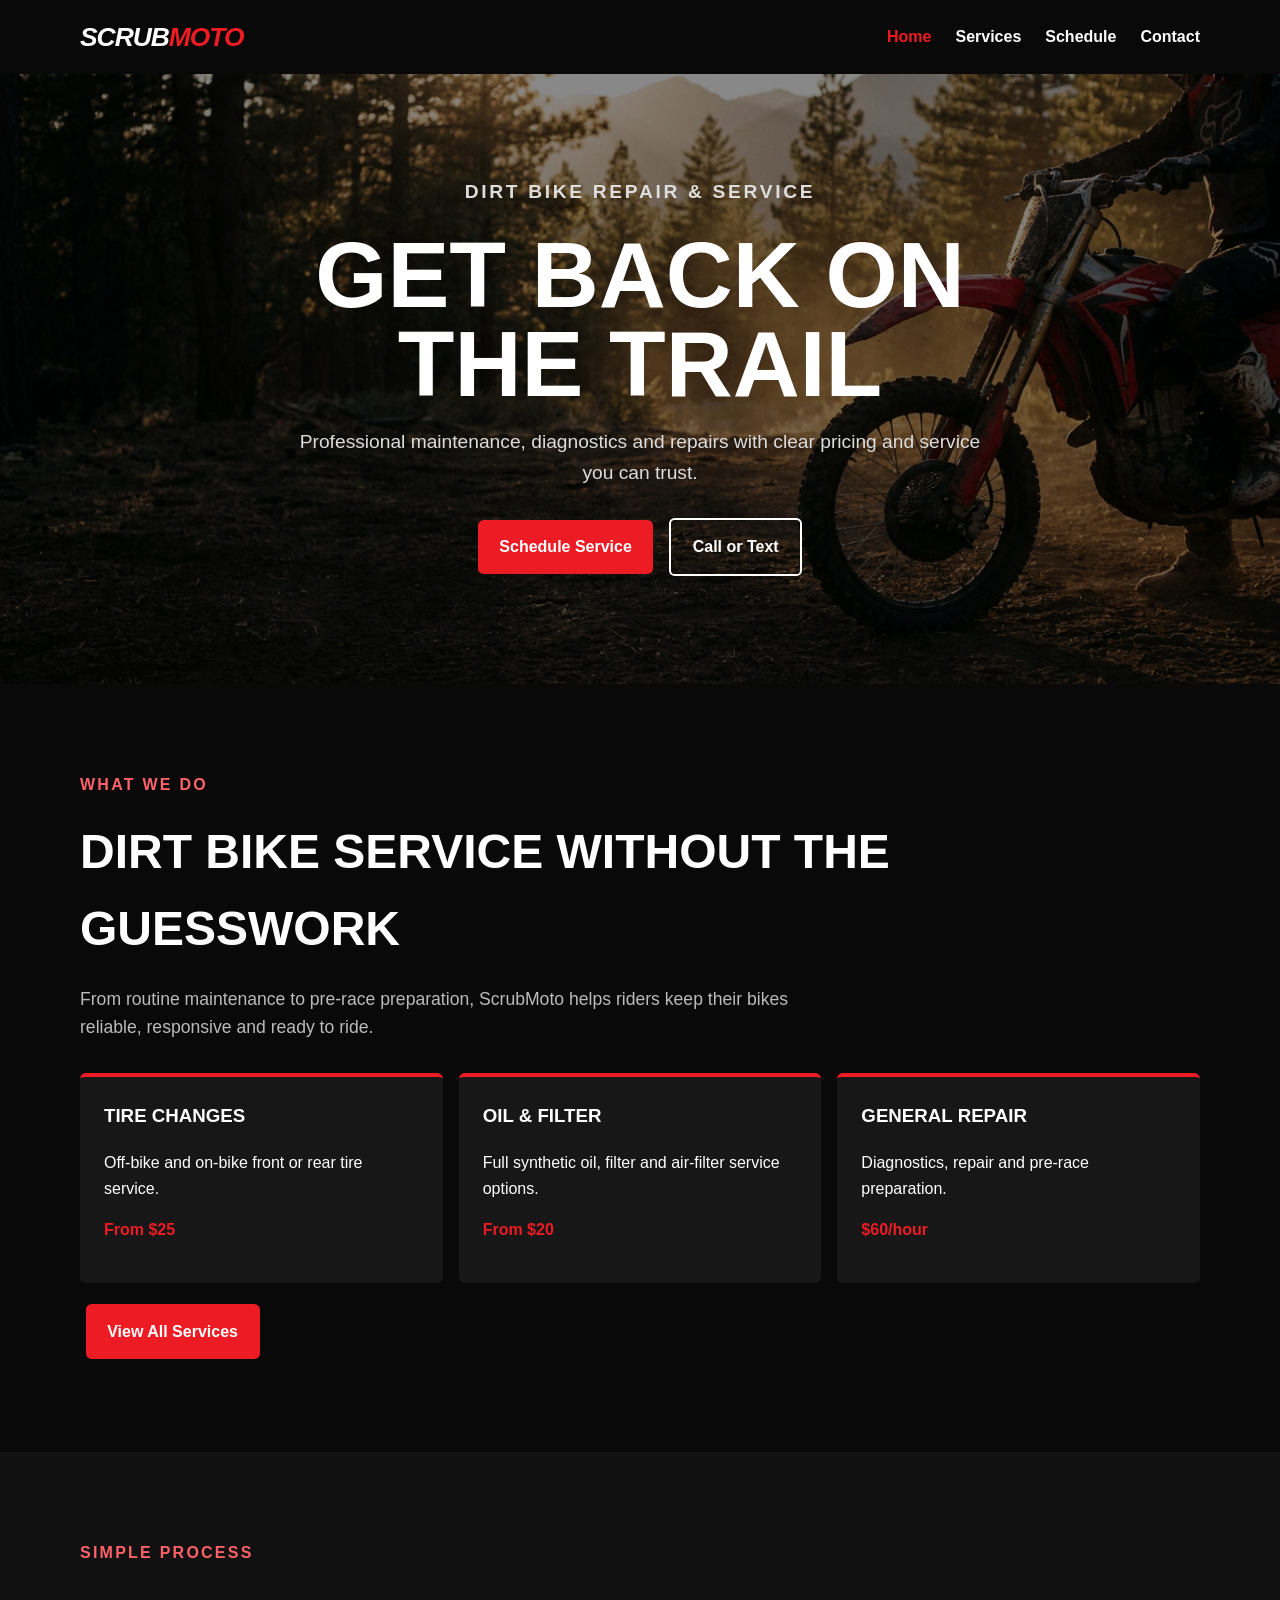
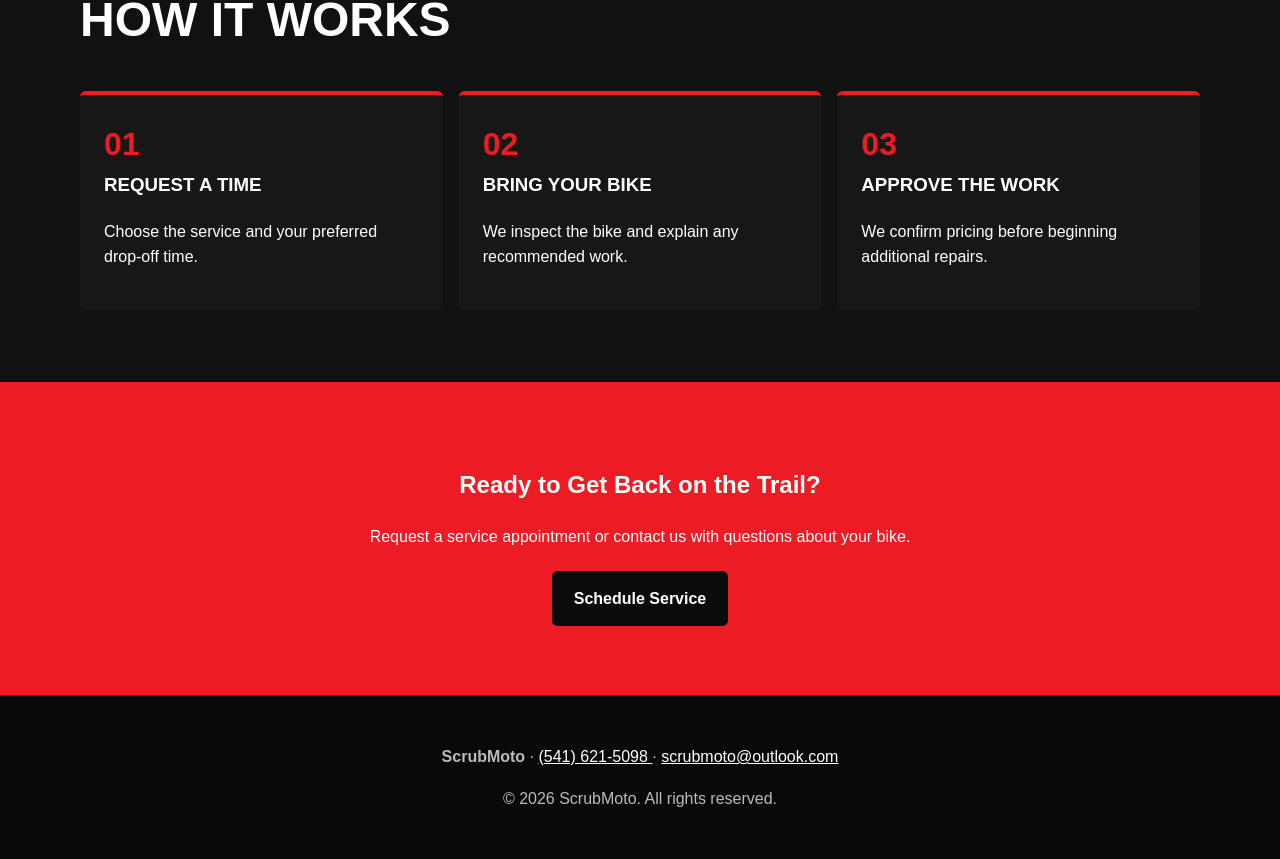
<file: index.html>
<!DOCTYPE html>
<html lang="en">

<head>
    <meta charset="UTF-8">

    <meta
        name="viewport"
        content="width=device-width, initial-scale=1"
    >

    <meta
        name="description"
        content="ScrubMoto dirt bike maintenance, repair and pre-race service."
    >

    <title>ScrubMoto | Dirt Bike Repair & Service</title>

    <link rel="stylesheet" href="site.css">
</head>

<body>

    <a href="#main" class="skip">
        Skip to main content
    </a>

    <header>
        <div class="top-bar">

            <a class="brand" href="index.html">
                SCRUB<span>MOTO</span>
            </a>

            <nav aria-label="Main navigation">
                <ul>
                    <li>
                        <a href="index.html" aria-current="page">
                            Home
                        </a>
                    </li>

                    <li>
                        <a href="services.html">
                            Services
                        </a>
                    </li>

                    <li>
                        <a href="schedule.html">
                            Schedule
                        </a>
                    </li>

                    <li>
                        <a href="contact.html">
                            Contact
                        </a>
                    </li>
                </ul>
            </nav>

        </div>
    </header>

    <main id="main">

        <!-- Hero Section -->
        <section class="hero">
            <div class="hero-inner">

                <p class="eyebrow">
                    Dirt Bike Repair &amp; Service
                </p>

                <h1>Get Back on the Trail</h1>

                <p>
                    Professional maintenance, diagnostics and repairs
                    with clear pricing and service you can trust.
                </p>

                <a class="button" href="schdule.html">
                    Schedule Service
                </a>

                <a
                    class="button secondary"
                    href="tel:+15416215098"
                >
                    Call or Text
                </a>

            </div>
        </section>

        <!-- Services Preview -->
        <section class="section">
            <div class="container">

                <p class="eyebrow">
                    What We Do
                </p>

                <h2>
                    Dirt Bike Service Without the Guesswork
                </h2>

                <p class="lead">
                    From routine maintenance to pre-race preparation,
                    ScrubMoto helps riders keep their bikes reliable,
                    responsive and ready to ride.
                </p>

                <div class="grid">

                    <article class="card">
                        <h3>Tire Changes</h3>

                        <p>
                            Off-bike and on-bike front or rear
                            tire service.
                        </p>

                        <p class="price">
                            From $25
                        </p>
                    </article>

                    <article class="card">
                        <h3>Oil &amp; Filter</h3>

                        <p>
                            Full synthetic oil, filter and
                            air-filter service options.
                        </p>

                        <p class="price">
                            From $20
                        </p>
                    </article>

                    <article class="card">
                        <h3>General Repair</h3>

                        <p>
                            Diagnostics, repair and pre-race
                            preparation.
                        </p>

                        <p class="price">
                            $60/hour
                        </p>
                    </article>

                </div>

                <p>
                    <a class="button" href="services.html">
                        View All Services
                    </a>
                </p>

            </div>
        </section>

        <!-- How It Works -->
        <section
            class="section"
            style="background: #111111;"
        >
            <div class="container">

                <p class="eyebrow">
                    Simple Process
                </p>

                <h2>How It Works</h2>

                <div class="grid steps">

                    <article class="card step">
                        <h3>Request a Time</h3>

                        <p>
                            Choose the service and your preferred
                            drop-off time.
                        </p>
                    </article>

                    <article class="card step">
                        <h3>Bring Your Bike</h3>

                        <p>
                            We inspect the bike and explain any
                            recommended work.
                        </p>
                    </article>

                    <article class="card step">
                        <h3>Approve the Work</h3>

                        <p>
                            We confirm pricing before beginning
                            additional repairs.
                        </p>
                    </article>

                </div>
            </div>
        </section>

        <!-- Call to Action -->
        <section class="cta">

            <h2>
                Ready to Get Back on the Trail?
            </h2>

            <p>
                Request a service appointment or contact us
                with questions about your bike.
            </p>

            <a class="button" href="schedule.html">
                Schedule Service
            </a>

        </section>

    </main>

    <footer class="footer">
        <div class="container">

            <p>
                <strong>ScrubMoto</strong>
                &middot;

                <a href="tel:+15416215098">
                    (541) 621-5098
                </a>

                &middot;

                <a href="mailto:scrubmoto@outlook.com">
                    scrubmoto@outlook.com
                </a>
            </p>

            <p>
                &copy; 2026 ScrubMoto. All rights reserved.
            </p>

        </div>
    </footer>

</body>

</html>
</file>
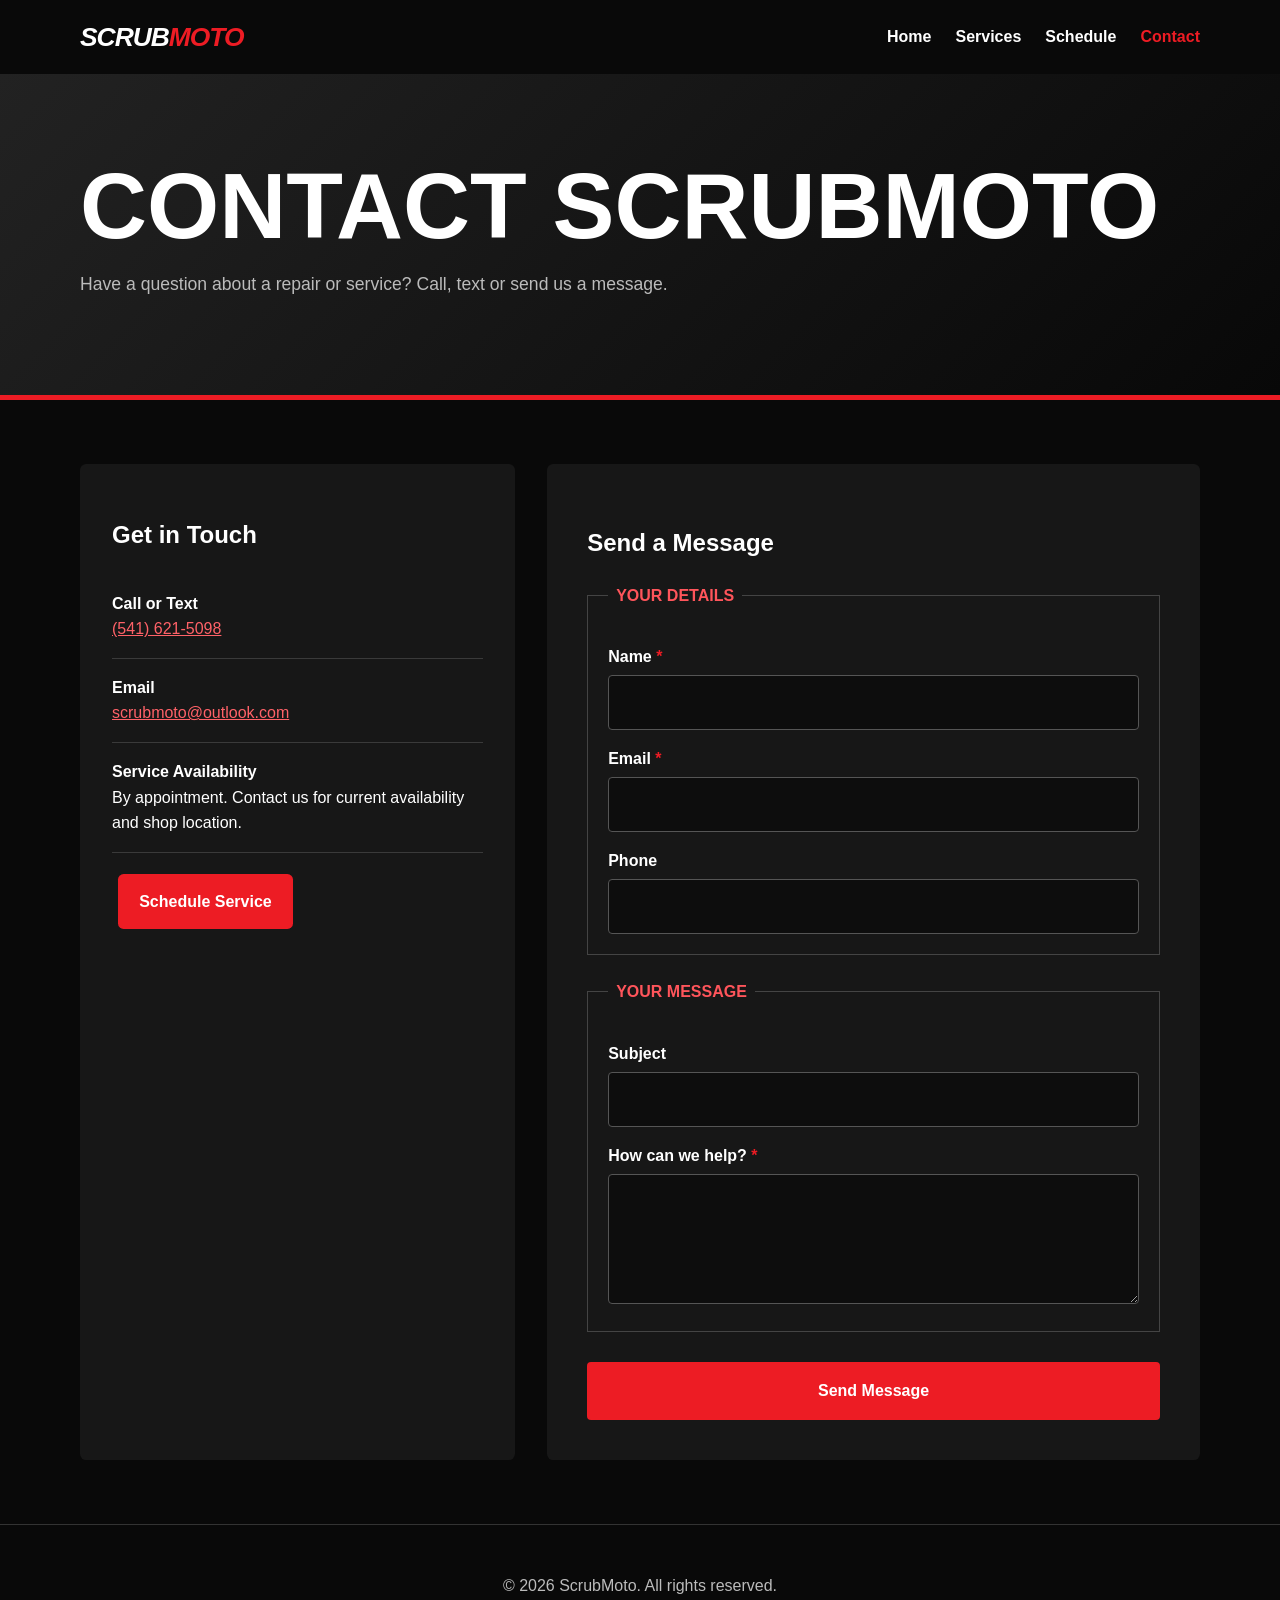
<file: contact.html>
<!DOCTYPE html>
<html lang="en">
<head>
  <meta charset="UTF-8">

  <meta
    name="viewport"
    content="width=device-width, initial-scale=1.0"
  >

  <meta
    name="description"
    content="Contact ScrubMoto for dirt bike repair and service questions."
  >

  <title>ScrubMoto | Contact</title>

  <link rel="stylesheet" href="site.css">
</head>

<body>
  <a href="#main" class="skip">Skip to main content</a>

  <header>
    <div class="top-bar">
      <a class="brand" href="index.html">
        SCRUB<span>MOTO</span>
      </a>

      <nav aria-label="Main navigation">
        <ul>
          <li><a href="index.html">Home</a></li>
          <li><a href="services.html">Services</a></li>
          <li><a href="schedule.html">Schedule</a></li>

          <li>
            <a href="contact.html" aria-current="page">
              Contact
            </a>
          </li>
        </ul>
      </nav>
    </div>
  </header>

  <main id="main">
    <section class="page-head">
      <div class="container">
        <h1>Contact ScrubMoto</h1>

        <p class="lead">
          Have a question about a repair or service?
          Call, text or send us a message.
        </p>
      </div>
    </section>

    <section class="container contact-grid">
      <article class="contact-card">
        <h2>Get in Touch</h2>

        <div class="contact-item">
          <strong>Call or Text</strong><br>

          <a href="tel:+15416215098">
            (541) 621-5098
          </a>
        </div>

        <div class="contact-item">
          <strong>Email</strong><br>

          <a href="mailto:scrubmoto@outlook.com">
            scrubmoto@outlook.com
          </a>
        </div>

        <div class="contact-item">
          <strong>Service Availability</strong><br>
          By appointment. Contact us for current availability
          and shop location.
        </div>

        <p>
          <a class="button" href="booking.html">
            Schedule Service
          </a>
        </p>
      </article>

      <article>
        <form
          class="form"
          action="https://pcc-webdev.com/cis195h/pht/formInfo.php"
          method="post"
        >
          <h2>Send a Message</h2>

          <fieldset>
            <legend>Your Details</legend>

            <label for="name">
              Name
              <span class="required">*</span>
            </label>

            <input
              type="text"
              name="name"
              id="name"
              autocomplete="name"
              required
            >

            <label for="email">
              Email
              <span class="required">*</span>
            </label>

            <input
              type="email"
              name="email"
              id="email"
              autocomplete="email"
              required
            >

            <label for="phone">Phone</label>

            <input
              type="tel"
              name="phone"
              id="phone"
              autocomplete="tel"
            >
          </fieldset>

          <fieldset>
            <legend>Your Message</legend>

            <label for="subject">Subject</label>

            <input
              type="text"
              name="subject"
              id="subject"
            >

            <label for="message">
              How can we help?
              <span class="required">*</span>
            </label>

            <textarea
              name="message"
              id="message"
              required
            ></textarea>
          </fieldset>

          <input
            class="submit"
            type="submit"
            value="Send Message"
          >
        </form>
      </article>
    </section>
  </main>

  <footer class="footer">
    <div class="container">
      <p>&copy; 2026 ScrubMoto. All rights reserved.</p>
    </div>
  </footer>
</body>
</html>
</file>
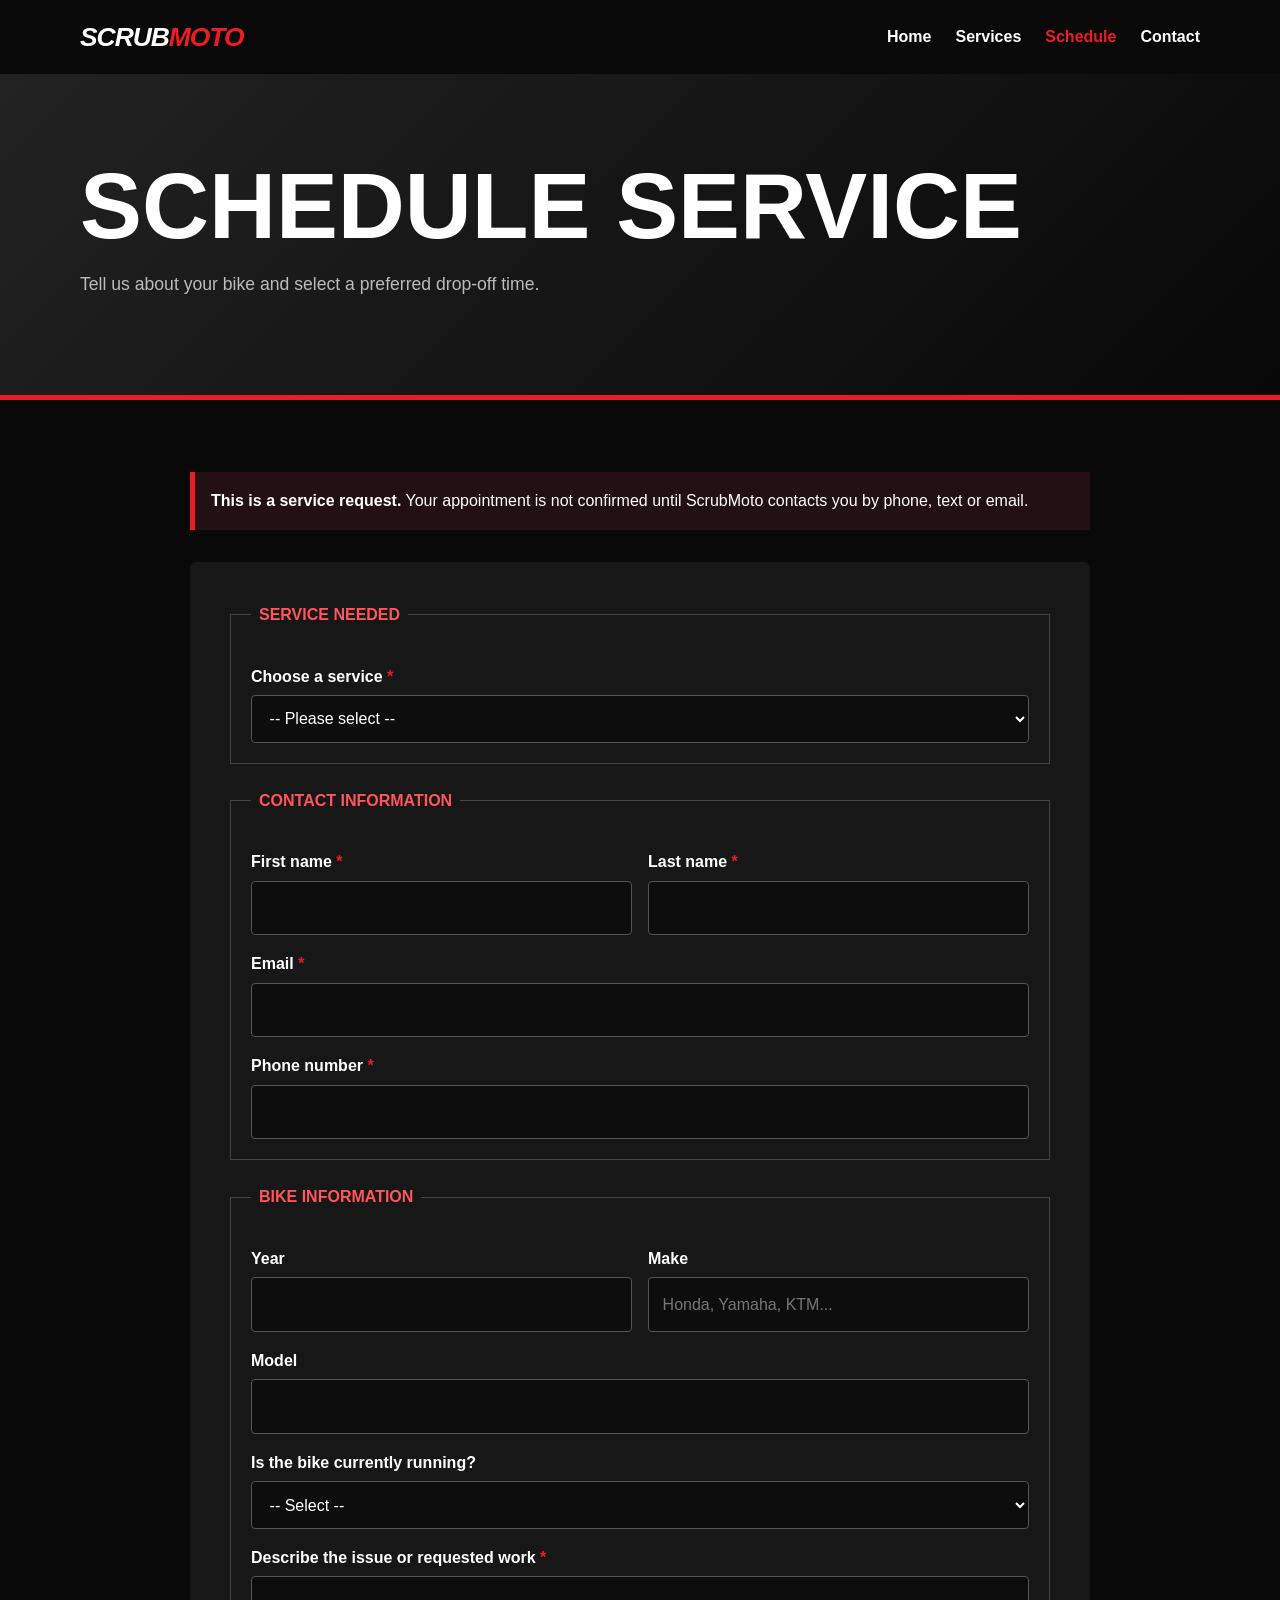
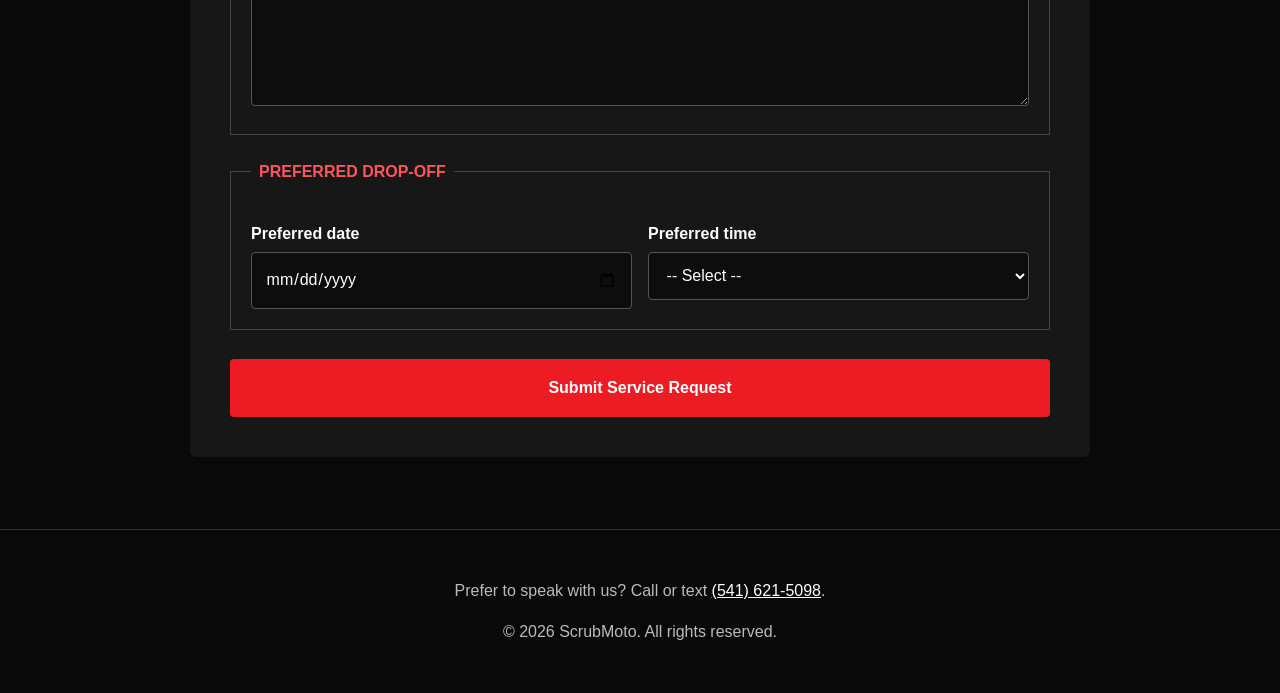
<file: schedule.html>
<!DOCTYPE html>
<html lang="en">
<head>
  <meta charset="UTF-8">

  <meta
    name="viewport"
    content="width=device-width, initial-scale=1.0"
  >

  <meta
    name="description"
    content="Request a ScrubMoto dirt bike service appointment."
  >

  <title>ScrubMoto | Schedule Service</title>

  <link rel="stylesheet" href="site.css">
</head>

<body>
  <a href="#main" class="skip">Skip to main content</a>

  <header>
    <div class="top-bar">
      <a class="brand" href="index.html">
        SCRUB<span>MOTO</span>
      </a>

      <nav aria-label="Main navigation">
        <ul>
          <li><a href="index.html">Home</a></li>
          <li><a href="services.html">Services</a></li>

          <li>
            <a href="schedule.html" aria-current="page">
              Schedule
            </a>
          </li>

          <li><a href="contact.html">Contact</a></li>
        </ul>
      </nav>
    </div>
  </header>

  <main id="main">
    <section class="page-head">
      <div class="container">
        <h1>Schedule Service</h1>

        <p class="lead">
          Tell us about your bike and select a preferred
          drop-off time.
        </p>
      </div>
    </section>

    <section class="section">
      <div class="container" style="max-width: 900px;">
        <div class="notice">
          <strong>This is a service request.</strong>
          Your appointment is not confirmed until ScrubMoto
          contacts you by phone, text or email.
        </div>

        <form
          class="form"
          action="https://pcc-webdev.com/cis195h/pht/formInfo.php"
          method="post"
        >
          <fieldset>
            <legend>Service Needed</legend>

            <label for="service">
              Choose a service
              <span class="required">*</span>
            </label>

            <select name="service" id="service" required>
              <option value="">-- Please select --</option>
              <option value="Tire Change">Tire Change</option>
              <option value="Oil and Filter">Oil & Filter</option>
              <option value="Valve Service">Valve Service</option>
              <option value="Bearing Service">Bearing Service</option>
              <option value="Full Bike Lube">Full Bike Lube</option>
              <option value="General Repair">General Repair</option>
              <option value="Pre-Race Preparation">
                Pre-Race Preparation
              </option>
              <option value="Diagnostic">
                Not Sure / Diagnostic
              </option>
            </select>
          </fieldset>

          <fieldset>
            <legend>Contact Information</legend>

            <div class="two-col">
              <div>
                <label for="fname">
                  First name
                  <span class="required">*</span>
                </label>

                <input
                  type="text"
                  name="first_name"
                  id="fname"
                  autocomplete="given-name"
                  required
                >
              </div>

              <div>
                <label for="lname">
                  Last name
                  <span class="required">*</span>
                </label>

                <input
                  type="text"
                  name="last_name"
                  id="lname"
                  autocomplete="family-name"
                  required
                >
              </div>
            </div>

            <label for="email">
              Email
              <span class="required">*</span>
            </label>

            <input
              type="email"
              name="email"
              id="email"
              autocomplete="email"
              required
            >

            <label for="phone">
              Phone number
              <span class="required">*</span>
            </label>

            <input
              type="tel"
              name="phone"
              id="phone"
              autocomplete="tel"
              required
            >
          </fieldset>

          <fieldset>
            <legend>Bike Information</legend>

            <div class="two-col">
              <div>
                <label for="year">Year</label>

                <input
                  type="number"
                  name="bike_year"
                  id="year"
                  min="1970"
                  max="2030"
                >
              </div>

              <div>
                <label for="make">Make</label>

                <input
                  type="text"
                  name="bike_make"
                  id="make"
                  placeholder="Honda, Yamaha, KTM..."
                >
              </div>
            </div>

            <label for="model">Model</label>

            <input
              type="text"
              name="bike_model"
              id="model"
            >

            <label for="running">
              Is the bike currently running?
            </label>

            <select name="bike_running" id="running">
              <option value="">-- Select --</option>
              <option value="Yes">Yes</option>
              <option value="No">No</option>
              <option value="Sometimes">Sometimes</option>
            </select>

            <label for="issue">
              Describe the issue or requested work
              <span class="required">*</span>
            </label>

            <textarea
              name="service_details"
              id="issue"
              required
            ></textarea>
          </fieldset>

          <fieldset>
            <legend>Preferred Drop-Off</legend>

            <div class="two-col">
              <div>
                <label for="date">Preferred date</label>

                <input
                  type="date"
                  name="preferred_date"
                  id="date"
                >
              </div>

              <div>
                <label for="time">Preferred time</label>

                <select name="preferred_time" id="time">
                  <option value="">-- Select --</option>
                  <option value="Morning">Morning</option>
                  <option value="Afternoon">Afternoon</option>
                  <option value="Flexible">Flexible</option>
                </select>
              </div>
            </div>
          </fieldset>

          <input
            class="submit"
            type="submit"
            value="Submit Service Request"
          >
        </form>
      </div>
    </section>
  </main>

  <footer class="footer">
    <div class="container">
      <p>
        Prefer to speak with us? Call or text
        <a href="tel:+15416215098">(541) 621-5098</a>.
      </p>

      <p>&copy; 2026 ScrubMoto. All rights reserved.</p>
    </div>
  </footer>
</body>
</html>
</file>
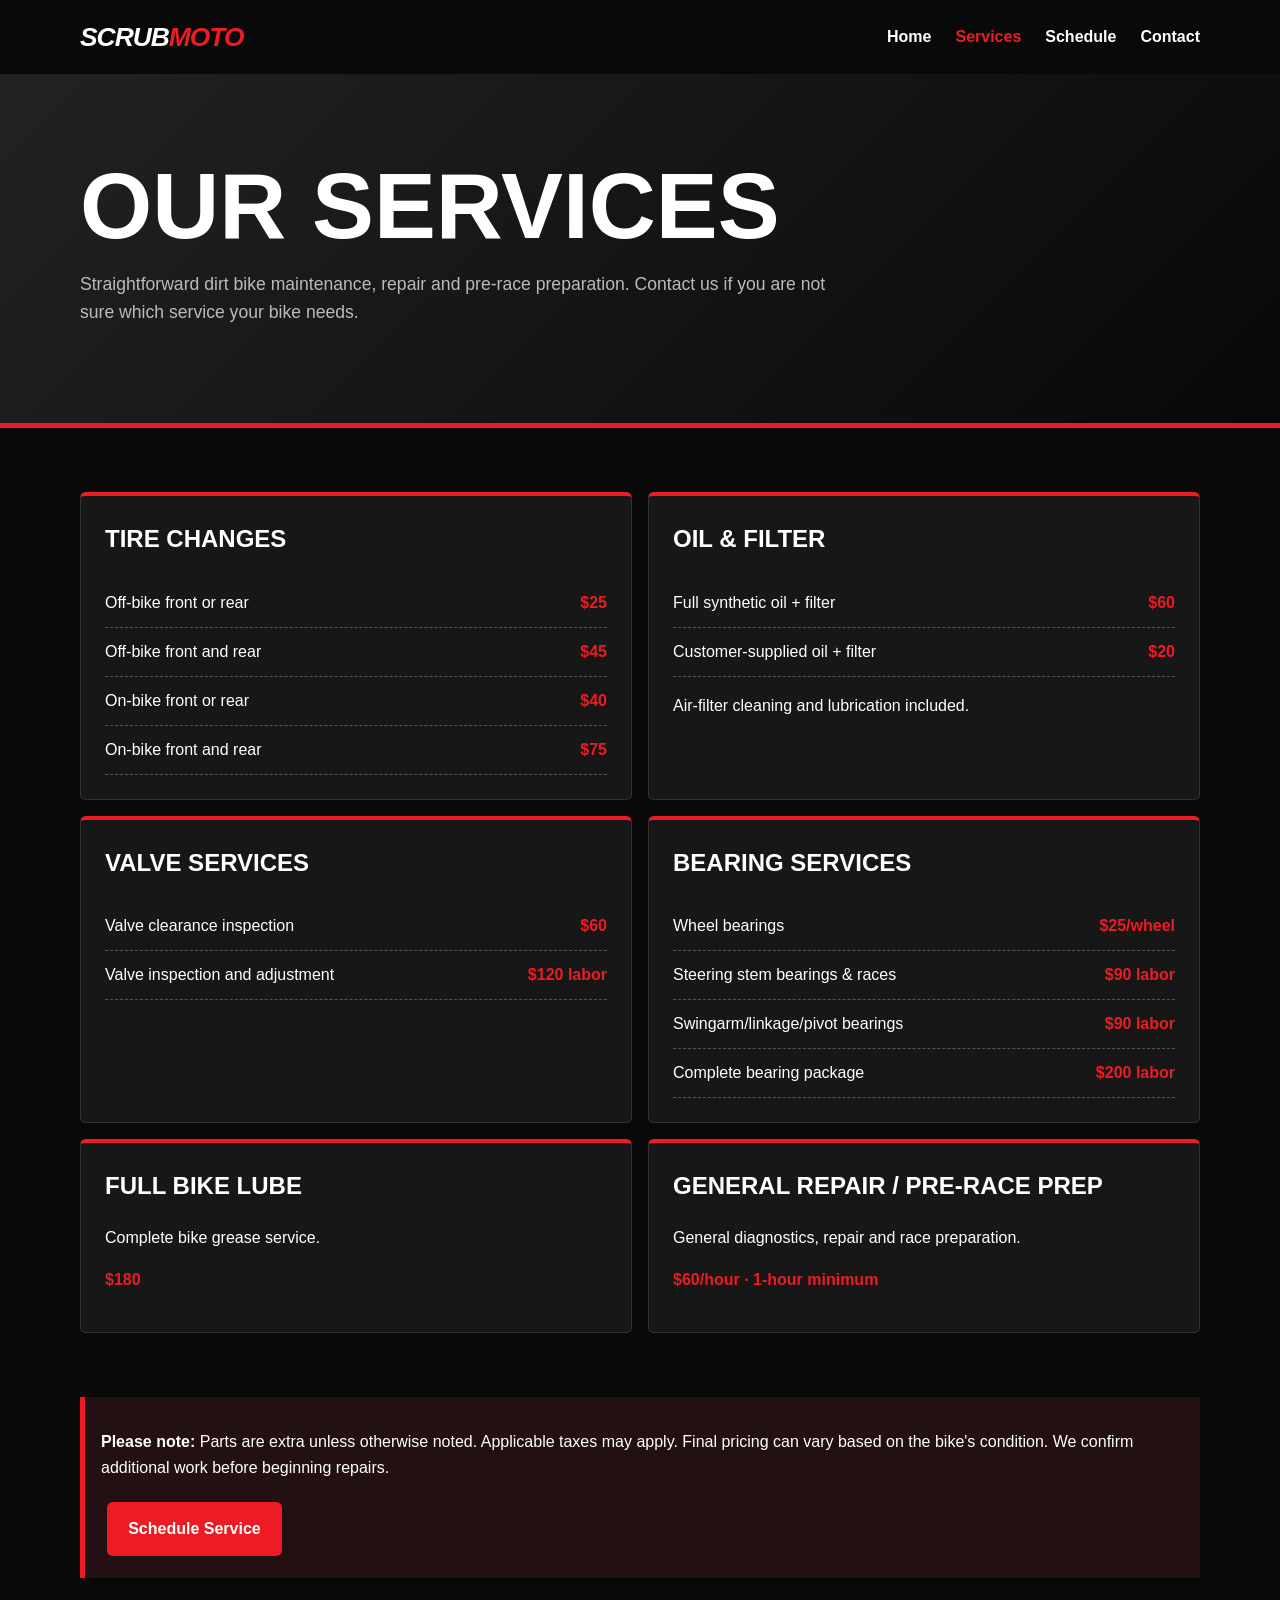
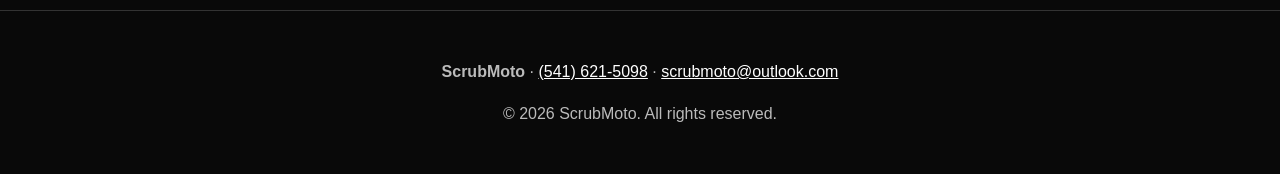
<file: services.html>
<!DOCTYPE html>
<html lang="en">
<head>
  <meta charset="UTF-8">

  <meta
    name="viewport"
    content="width=device-width, initial-scale=1.0"
  >

  <meta
    name="description"
    content="ScrubMoto dirt bike maintenance and repair services and pricing."
  >

  <title>ScrubMoto | Services</title>

  <link rel="stylesheet" href="site.css">
</head>

<body>
  <a href="#main" class="skip">Skip to main content</a>

  <header>
    <div class="top-bar">
      <a class="brand" href="index.html">
        SCRUB<span>MOTO</span>
      </a>

      <nav aria-label="Main navigation">
        <ul>
          <li><a href="index.html">Home</a></li>

          <li>
            <a href="services.html" aria-current="page">
              Services
            </a>
          </li>

          <li><a href="schedule.html">Schedule</a></li>
          <li><a href="contact.html">Contact</a></li>
        </ul>
      </nav>
    </div>
  </header>

  <main id="main">
    <section class="page-head">
      <div class="container">
        <h1>Our Services</h1>

        <p class="lead">
          Straightforward dirt bike maintenance, repair and
          pre-race preparation. Contact us if you are not sure
          which service your bike needs.
        </p>
      </div>
    </section>

    <div class="container">
      <section class="services" aria-label="Service menu">
        <article class="card">
          <h2>Tire Changes</h2>

          <ul class="price-list">
            <li>
              <span>Off-bike front or rear</span>
              <span class="price">$25</span>
            </li>

            <li>
              <span>Off-bike front and rear</span>
              <span class="price">$45</span>
            </li>

            <li>
              <span>On-bike front or rear</span>
              <span class="price">$40</span>
            </li>

            <li>
              <span>On-bike front and rear</span>
              <span class="price">$75</span>
            </li>
          </ul>
        </article>

        <article class="card">
          <h2>Oil & Filter</h2>

          <ul class="price-list">
            <li>
              <span>Full synthetic oil + filter</span>
              <span class="price">$60</span>
            </li>

            <li>
              <span>Customer-supplied oil + filter</span>
              <span class="price">$20</span>
            </li>
          </ul>

          <p>Air-filter cleaning and lubrication included.</p>
        </article>

        <article class="card">
          <h2>Valve Services</h2>

          <ul class="price-list">
            <li>
              <span>Valve clearance inspection</span>
              <span class="price">$60</span>
            </li>

            <li>
              <span>Valve inspection and adjustment</span>
              <span class="price">$120 labor</span>
            </li>
          </ul>
        </article>

        <article class="card">
          <h2>Bearing Services</h2>

          <ul class="price-list">
            <li>
              <span>Wheel bearings</span>
              <span class="price">$25/wheel</span>
            </li>

            <li>
              <span>Steering stem bearings & races</span>
              <span class="price">$90 labor</span>
            </li>

            <li>
              <span>Swingarm/linkage/pivot bearings</span>
              <span class="price">$90 labor</span>
            </li>

            <li>
              <span>Complete bearing package</span>
              <span class="price">$200 labor</span>
            </li>
          </ul>
        </article>

        <article class="card">
          <h2>Full Bike Lube</h2>

          <p>Complete bike grease service.</p>

          <p class="price">$180</p>
        </article>

        <article class="card">
          <h2>General Repair / Pre-Race Prep</h2>

          <p>
            General diagnostics, repair and race preparation.
          </p>

          <p class="price">$60/hour · 1-hour minimum</p>
        </article>
      </section>

      <section class="note">
        <p>
          <strong>Please note:</strong>
          Parts are extra unless otherwise noted. Applicable
          taxes may apply. Final pricing can vary based on the
          bike's condition. We confirm additional work before
          beginning repairs.
        </p>

        <a class="button" href="schedule.html">
          Schedule Service
        </a>
      </section>
    </div>
  </main>

  <footer class="footer">
    <div class="container">
      <p>
        <strong>ScrubMoto</strong> ·
        <a href="tel:+15416215098">(541) 621-5098</a> ·
        <a href="mailto:scrubmoto@outlook.com">
          scrubmoto@outlook.com
        </a>
      </p>

      <p>&copy; 2026 ScrubMoto. All rights reserved.</p>
    </div>
  </footer>
</body>
</html>
</file>
<file: site.css>
:root {
  --red: #ed1c24;
  --black: #090909;
  --panel: #171717;
  --gray: #bbbbbb;
  --white: #ffffff;
}

* {
  box-sizing: border-box;
}

html {
  scroll-behavior: smooth;
}

body {
  margin: 0;
  background: var(--black);
  color: var(--white);
  font-family: Arial, Helvetica, sans-serif;
  line-height: 1.6;
}

a {
  color: inherit;
}

.container {
  width: min(1120px, 90%);
  margin: auto;
}

.skip {
  position: absolute;
  left: -9999px;
}

.skip:focus {
  left: 1rem;
  top: 1rem;
  padding: 0.75rem;
  color: #000000;
  background: #ffffff;
  z-index: 99;
}

/* Header */

.top-bar {
  display: flex;
  align-items: center;
  justify-content: space-between;
  gap: 2rem;
  width: min(1120px, 90%);
  margin: auto;
  padding: 1rem 0;
}

.brand {
  font-size: 1.65rem;
  font-weight: 900;
  font-style: italic;
  letter-spacing: -1px;
  text-decoration: none;
}

.brand span,
.price,
.required {
  color: var(--red);
}

nav ul {
  display: flex;
  gap: 1.5rem;
  margin: 0;
  padding: 0;
  list-style: none;
}

nav a {
  font-weight: 700;
  text-decoration: none;
}

nav a:hover,
nav a[aria-current="page"] {
  color: var(--red);
}

/* Hero */

.hero {
    min-height: 610px;
    padding: 6rem 1rem;
    text-align: center;

    background-image:
        linear-gradient(
            rgba(0, 0, 0, 0.45),
            rgba(0, 0, 0, 0.55)
        ),
        url("./dirt-bike-hero.png");

    background-position: center;
    background-size: cover;
    background-repeat: no-repeat;

    display: flex;
    align-items: center;
    justify-content: center;
}

.hero-inner {
  max-width: 850px;
}

.eyebrow {
  color: #ff6268;
  font-weight: 800;
  letter-spacing: 0.14em;
  text-transform: uppercase;
}

.hero h1,
.page-head h1 {
  margin: 0.5rem 0 1.2rem;
  font-size: clamp(2.7rem, 8vw, 5.8rem);
  line-height: 0.95;
  text-transform: uppercase;
}

.hero p {
  max-width: 700px;
  margin: 0 auto 1.5rem;
  color: #dddddd;
  font-size: 1.2rem;
}

/* Buttons */

.button {
  display: inline-block;
  margin: 0.35rem;
  padding: 0.9rem 1.35rem;
  color: #ffffff;
  background: var(--red);
  border-radius: 0.35rem;
  font-weight: 800;
  text-decoration: none;
}

.button:hover {
  background: #c9151c;
}

.button.secondary {
  background: transparent;
  border: 2px solid #ffffff;
}

/* Sections */

.section {
  padding: 4.5rem 0;
}

.section h2 {
  margin: 0 0 0.6rem;
  font-size: clamp(2rem, 5vw, 3rem);
  text-transform: uppercase;
}

.lead {
  max-width: 760px;
  color: var(--gray);
  font-size: 1.1rem;
}

.grid {
  display: grid;
  grid-template-columns: repeat(3, 1fr);
  gap: 1rem;
  margin-top: 2rem;
}

.card {
  padding: 1.5rem;
  background: var(--panel);
  border-top: 4px solid var(--red);
  border-radius: 0.35rem;
}

.card h2,
.card h3 {
  margin-top: 0;
  text-transform: uppercase;
}

/* Steps */

.steps {
  counter-reset: step;
}

.step::before {
  counter-increment: step;
  content: "0" counter(step);
  display: block;
  color: var(--red);
  font-size: 2rem;
  font-weight: 900;
}

/* Call to action */

.cta {
  padding: 4rem 1rem;
  text-align: center;
  background: var(--red);
}

.cta .button {
  background: #0b0b0b;
}

/* Interior page header */

.page-head {
  padding: 5rem 0;
  background: linear-gradient(135deg, #222222, #080808);
  border-bottom: 5px solid var(--red);
}

/* Services */

.services {
  display: grid;
  grid-template-columns: 1fr 1fr;
  gap: 1rem;
  padding: 4rem 0;
}

.services .card {
  border: 1px solid #333333;
  border-top: 4px solid var(--red);
}

.price-list {
  margin: 0;
  padding: 0;
  list-style: none;
}

.price-list li {
  display: flex;
  justify-content: space-between;
  gap: 1rem;
  padding: 0.7rem 0;
  border-bottom: 1px dashed #555555;
}

.price {
  font-weight: 900;
  white-space: nowrap;
}

.note,
.notice {
  margin-bottom: 2rem;
  padding: 1rem;
  background: #231012;
  border-left: 5px solid var(--red);
}

/* Forms */

.form {
  padding: clamp(1rem, 4vw, 2.5rem);
  background: var(--panel);
  border-radius: 0.4rem;
}

fieldset {
  margin: 0 0 1.5rem;
  padding: 1.25rem;
  border: 1px solid #444444;
}

legend {
  padding: 0 0.5rem;
  color: #ff555b;
  font-weight: 900;
  text-transform: uppercase;
}

label {
  display: block;
  margin-top: 1rem;
  font-weight: 700;
}

input,
select,
textarea {
  width: 100%;
  margin-top: 0.35rem;
  padding: 0.85rem;
  color: #ffffff;
  background: #0d0d0d;
  border: 1px solid #555555;
  border-radius: 0.25rem;
  font: inherit;
}

textarea {
  min-height: 130px;
  resize: vertical;
}

.two-col {
  display: grid;
  grid-template-columns: 1fr 1fr;
  gap: 1rem;
}

.submit {
  padding: 1rem;
  color: #ffffff;
  background: var(--red);
  border: 0;
  font-weight: 900;
  cursor: pointer;
}

/* Contact */

.contact-grid {
  display: grid;
  grid-template-columns: 0.8fr 1.2fr;
  gap: 2rem;
  padding: 4rem 0;
}

.contact-card {
  padding: 2rem;
  background: var(--panel);
  border-radius: 0.4rem;
}

.contact-item {
  padding: 1rem 0;
  border-bottom: 1px solid #3a3a3a;
}

.contact-item a {
  color: #ff6268;
}

/* Footer */

.footer {
  padding: 2rem 0;
  color: #bbbbbb;
  text-align: center;
  border-top: 1px solid #333333;
}

.footer a {
  color: #ffffff;
}

/* Mobile */

@media (max-width: 760px) {
  .top-bar {
    align-items: flex-start;
    flex-direction: column;
  }

  nav ul {
    flex-wrap: wrap;
    gap: 0.65rem 1rem;
  }

  .hero {
    min-height: 520px;
  }

  .grid,
  .services,
  .contact-grid,
  .two-col {
    grid-template-columns: 1fr;
  }

  .price-list li {
    align-items: flex-start;
    flex-direction: column;
    gap: 0;
  }
}
</file>
